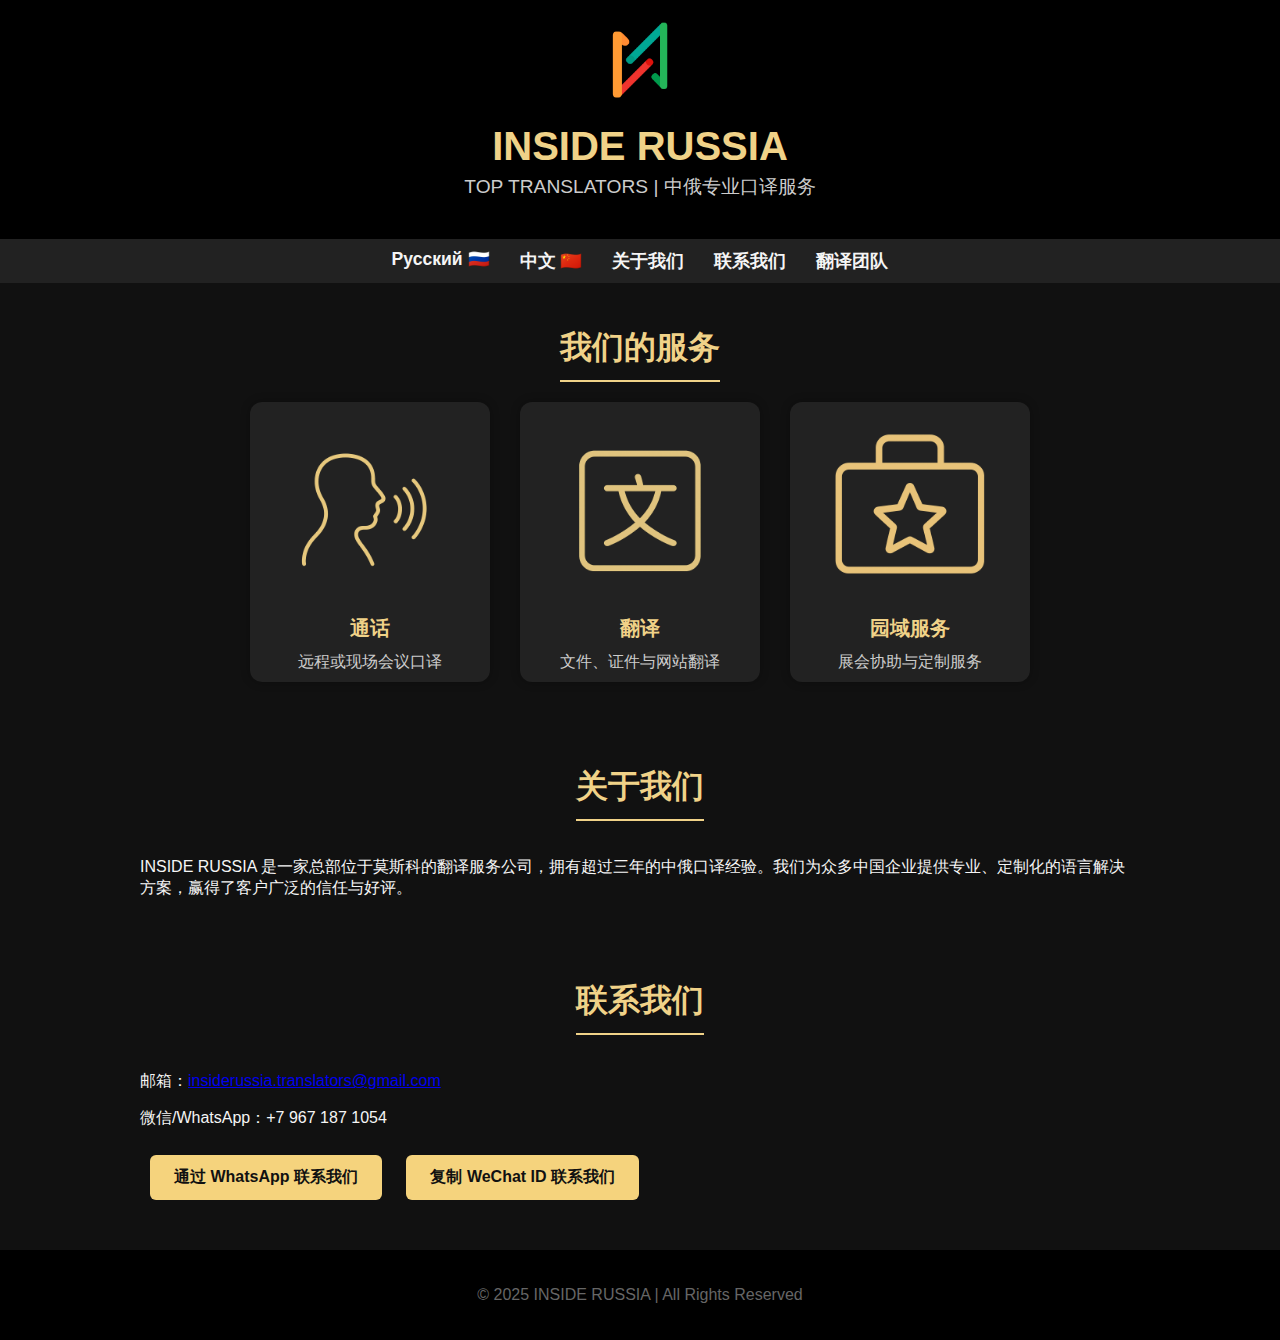
<file: index.html>
<!DOCTYPE html>
<html lang="zh">
<head>
  <meta charset="UTF-8">
  <meta name="viewport" content="width=device-width, initial-scale=1.0">
  <title>INSIDE RUSSIA | Top Translators</title>
  <link rel="icon" type="image/png" href="favicon.ico.png">
  <style>
    body {
      font-family: 'Helvetica Neue', sans-serif;
      margin: 0;
      padding: 0;
      background-color: #111;
      color: #f5f5f5;
    }
    header {
      text-align: center;
      padding: 20px;
      background-color: #000;
    }
    header img {
      width: 80px;
      margin-bottom: 10px;
    }
    header h1 {
      color: #f0d288;
      margin: 10px 0 0 0;
      font-size: 2.5rem;
    }
    header p {
      color: #ccc;
      margin-top: 5px;
      font-size: 1.2rem;
    }
    nav {
      display: flex;
      justify-content: center;
      background-color: #222;
      padding: 10px;
      flex-wrap: wrap;
    }
    nav a {
      color: #f5f5f5;
      margin: 0 15px;
      text-decoration: none;
      font-weight: bold;
      font-size: 1.1rem;
    }
    nav a:hover {
      background-color: #f0d288;
      color: #111;
      padding: 5px 10px;
      border-radius: 6px;
    }
    section {
      max-width: 1000px;
      margin: 40px auto;
      padding: 0 20px;
    }
    h2 {
      color: #f0d288;
      border-bottom: 2px solid #f0d288;
      padding-bottom: 5px;
      font-size: 1.8rem;
    }
    .btn {
      background-color: #f5d37d;
      color: #111;
      padding: 12px 24px;
      margin: 10px;
      text-decoration: none;
      font-weight: bold;
      border-radius: 6px;
      display: inline-block;
    }
    footer {
      background-color: #000;
      text-align: center;
      padding: 20px;
      color: #666;
      margin-top: 40px;
    }
.services {
  padding: 3px 20px;
  max-width: 1200px;
  margin: 0 auto;
  text-align: center;
}

.service-cards {
  display: flex;
  justify-content: center;
  gap: 40px;
  flex-wrap: wrap;
}

.service-card {
  background-color: #222;
  padding: 30px 20px;
  border-radius: 16px;
  width: 250px;
  text-align: center;
  transition: transform 0.3s;
}

.service-card:hover {
  transform: translateY(-5px);
}

.service-card img {
  width: 200px;
  height: 200px;
  margin-bottom: 4px;
}

.service-card .title {
  font-size: 1.25rem;
  color: #f0d288;
  margin-bottom: 8px;
  font-weight: bold;
}

.service-card .desc {
  font-size: 1rem;
  color: #ccc;
  line-height: 1.5;
}

.service-cards {
  display: flex;
  justify-content: center;
  gap: 30px;
  flex-wrap: wrap;
}

.service-card {
  background-color: #222;
  padding: 30px;
  border-radius: 12px;
  width: 180px;
  height: 220px;
  box-shadow: 0 0 10px rgba(0,0,0,0.3);
  display: flex;
  flex-direction: column;
  align-items: center;
  justify-content: center;
}

.service-card p {
  font-size: 1.2rem;
  color: #f0d288;
  margin: 0;
}
  section h2 {
  font-size: 2rem;
  color: #f0d288;
  margin: 40px 0 20px 0;
  padding-bottom: 10px;
  border-bottom: 2px solid #f0d288;
  display: inline-block;
  text-align: center;
}

  </style>
</head>
<body>

<header>
  <img src="logo.png" alt="Inside Russia Logo">
  <h1>INSIDE RUSSIA</h1>
  <p>TOP TRANSLATORS | 中俄专业口译服务</p>
</header>

<nav>
  <a href="index-ru.html">Русский 🇷🇺</a>
  <a href="index.html">中文 🇨🇳</a>
  <a href="#about">关于我们</a>
  <a href="#contact">联系我们</a>
  <a href="team.html">翻译团队</a>
</nav>
  <section class="services">
  <h2>我们的服务</h2>
  <div class="service-cards">
    <div class="service-card">
      <img src="icon-interpretation.png" alt="通话">
      <div class="title">通话</div>
      <div class="desc">远程或现场会议口译</div>
    </div>
    <div class="service-card">
      <img src="icon-translation.png" alt="翻译">
      <div class="title">翻译</div>
      <div class="desc">文件、证件与网站翻译</div>
    </div>
    <div class="service-card">
      <img src="icon-special.png" alt="园域服务">
      <div class="title">园域服务</div>
      <div class="desc">展会协助与定制服务</div>
    </div>
  </div>
</section>

<section id="about">
 <div style="text-align: center;">
  <h2>关于我们</h2>
</div>
  <p>INSIDE RUSSIA 是一家总部位于莫斯科的翻译服务公司，拥有超过三年的中俄口译经验。我们为众多中国企业提供专业、定制化的语言解决方案，赢得了客户广泛的信任与好评。</p>
</section>

<section id="contact">
  <div style="text-align: center;">
  <h2>联系我们</h2>
    </div>
  <p>邮箱：<a href="mailto:insiderussia.translators@gmail.com">insiderussia.translators@gmail.com</a></p>
  <p>微信/WhatsApp：+7 967 187 1054</p>
  <a href="https://wa.me/79671871054" class="btn" target="_blank">通过 WhatsApp 联系我们</a>
  <a href="#" onclick="copyWeChatID()" class="btn">复制 WeChat ID 联系我们</a>
  <span id="copied" style="color: #ccc; margin-left: 10px; display: none;">已复制！</span>
</section>

<footer>
  <p>&copy; 2025 INSIDE RUSSIA | All Rights Reserved</p>
</footer>

<script>
  function copyWeChatID() {
    const tempInput = document.createElement("input");
    tempInput.value = "wxid_eubdi0uyuk8e12";
    document.body.appendChild(tempInput);
    tempInput.select();
    document.execCommand("copy");
    document.body.removeChild(tempInput);
    document.getElementById("copied").style.display = "inline";
    setTimeout(() => {
      document.getElementById("copied").style.display = "none";
    }, 2000);
  }
</script>

</body>
</html>
</file>
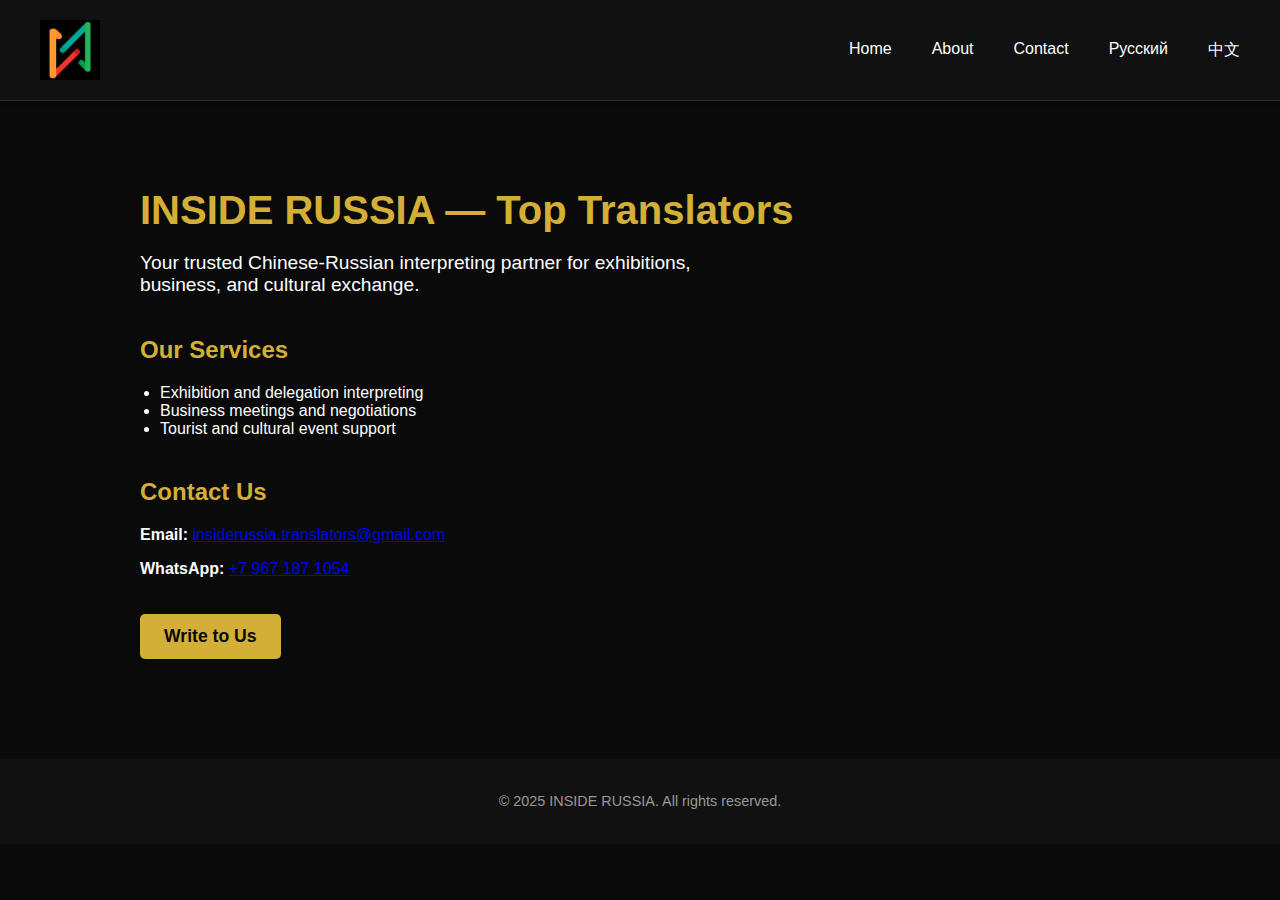
<file: iindex.html>
<!DOCTYPE html>
<html lang="en">
<head>
  <meta charset="UTF-8" />
  <meta name="viewport" content="width=device-width, initial-scale=1.0" />
  <meta name="description" content="Top Chinese-Russian interpreting services for exhibitions and business." />
  <title>Inside Russia — Top Translators</title>
  <link rel="stylesheet" href="style.css" />
  <link rel="icon" href="favicon.ico" type="image/x-icon">
  <style>
    body {
      margin: 0;
      font-family: 'Segoe UI', sans-serif;
      background-color: #0a0a0a;
      color: #fefefe;
    }
    header {
      background-color: #111;
      padding: 20px 40px;
      display: flex;
      justify-content: space-between;
      align-items: center;
      border-bottom: 1px solid #2c2c2c;
    }
    header .logo {
      height: 60px;
    }
    nav ul {
      list-style: none;
      display: flex;
      gap: 20px;
    }
    nav a {
      color: #fefefe;
      text-decoration: none;
      font-weight: 500;
      transition: color 0.3s ease;
    }
    nav a:hover {
      color: #d4af37;
    }
    main {
      padding: 60px 40px;
      max-width: 1000px;
      margin: auto;
    }
    .hero h1 {
      font-size: 2.5rem;
      color: #d4af37;
      margin-bottom: 10px;
    }
    .hero p {
      font-size: 1.2rem;
      max-width: 600px;
    }
    .services h2,
    .contact h2 {
      color: #d4af37;
      margin-top: 40px;
    }
    .services ul {
      padding-left: 20px;
    }
    .btn {
      display: inline-block;
      margin-top: 20px;
      padding: 12px 24px;
      background-color: #d4af37;
      color: #0a0a0a;
      text-decoration: none;
      font-weight: bold;
      border-radius: 5px;
    }
    footer {
      background-color: #111;
      text-align: center;
      padding: 20px;
      font-size: 0.9rem;
      color: #999;
      margin-top: 40px;
    }
  </style>
</head>
<body>
  <header>
    <img src="logo.png" alt="Inside Russia Logo" class="logo">
    <nav>
      <ul>
        <li><a href="index.html">Home</a></li>
        <li><a href="about.html">About</a></li>
        <li><a href="contact.html">Contact</a></li>
        <li><a href="#" onclick="switchLanguage('ru')">Русский</a></li>
        <li><a href="#" onclick="switchLanguage('zh')">中文</a></li>
      </ul>
    </nav>
  </header>

  <main>
    <section class="hero">
      <h1>INSIDE RUSSIA — Top Translators</h1>
      <p>Your trusted Chinese-Russian interpreting partner for exhibitions, business, and cultural exchange.</p>
    </section>

    <section class="services">
      <h2>Our Services</h2>
      <ul>
        <li>Exhibition and delegation interpreting</li>
        <li>Business meetings and negotiations</li>
        <li>Tourist and cultural event support</li>
      </ul>
    </section>

    <section class="contact">
      <h2>Contact Us</h2>
      <p><strong>Email:</strong> <a href="mailto:insiderussia.translators@gmail.com">insiderussia.translators@gmail.com</a></p>
      <p><strong>WhatsApp:</strong> <a href="https://wa.me/79671871054">+7 967 187 1054</a></p>
      <a href="contact.html" class="btn">Write to Us</a>
    </section>
  </main>

  <footer>
    <p>&copy; 2025 INSIDE RUSSIA. All rights reserved.</p>
  </footer>

  <script>
    function switchLanguage(lang) {
      if (lang === 'ru') window.location.href = 'index-ru.html';
      if (lang === 'zh') window.location.href = 'index-zh.html';
    }
  </script>
</body>
</html>
</file>
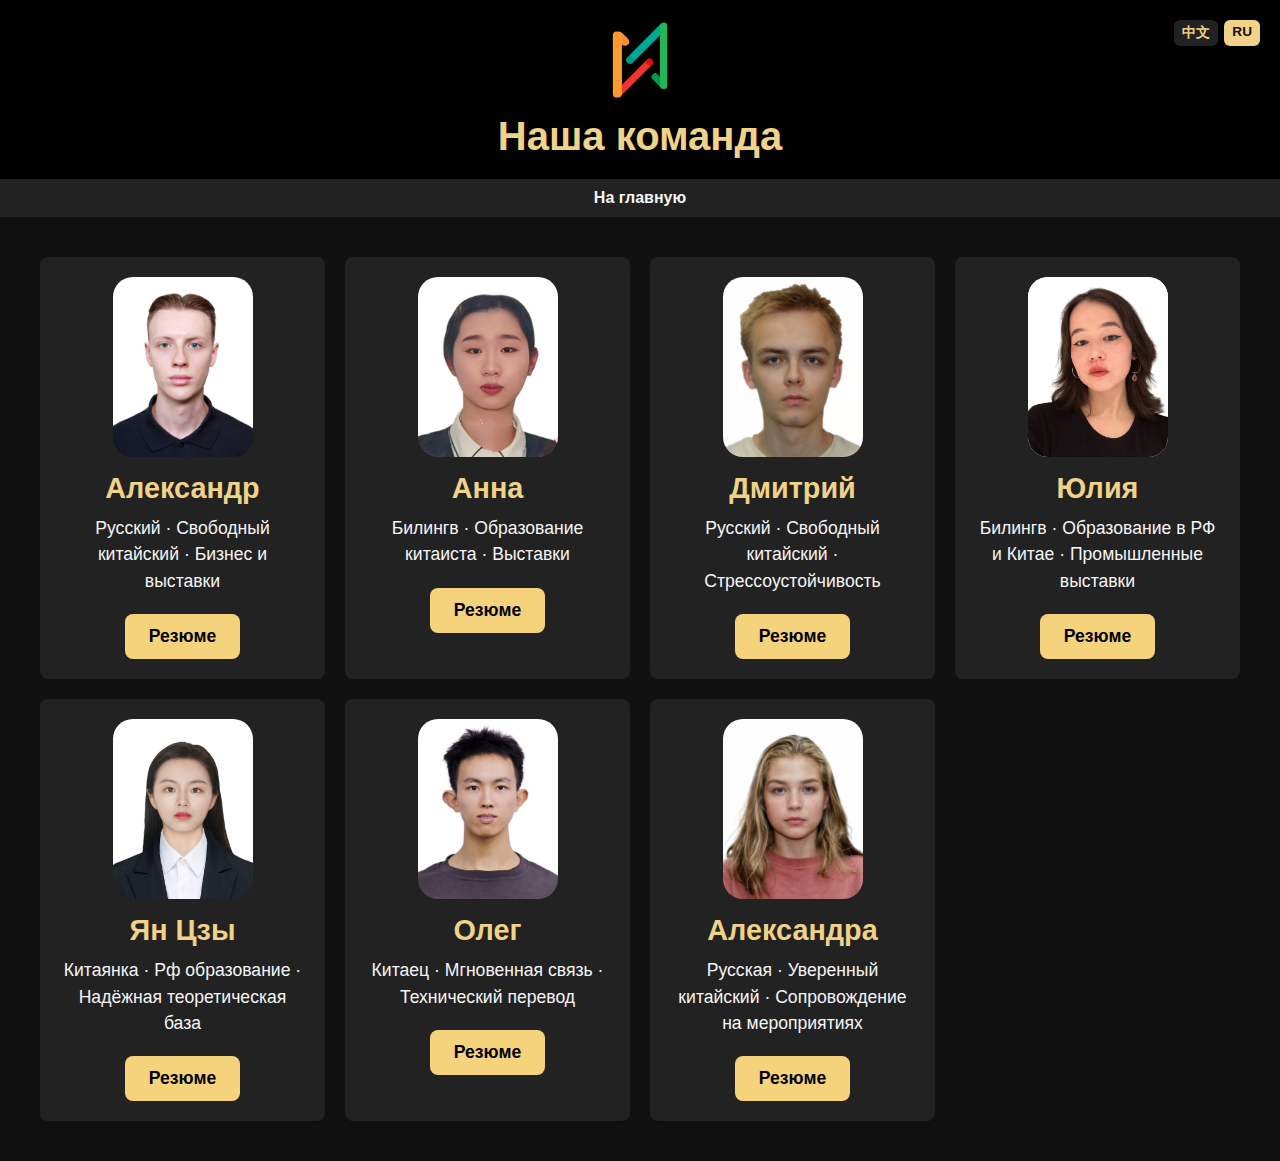
<file: team-ru.html>
<!DOCTYPE html> 
<html lang="ru">
<head>
  <meta charset="UTF-8">
  <meta name="viewport" content="width=device-width, initial-scale=1.0">
  <title>Наша команда | INSIDE RUSSIA</title>
  <link rel="icon" type="image/png" href="favicon.ico.png">
  
  <style>
    body {
      font-family: 'Helvetica Neue', sans-serif;
      background-color: #111;
      margin: 0;
      padding: 0;
      color: #f5f5f5;
    }
    header {
      background-color: #000;
      padding: 20px;
      text-align: center;
    }
    header img {
      width: 80px;
      height: auto;
      margin-bottom: 10px;
    }
    header h1 {
      margin: 0;
      color: #f0d288;
      font-size: 2.5rem;
    }
    nav {
      display: flex;
      justify-content: center;
      background-color: #222;
      padding: 10px;
    }
    nav a {
      color: #f5f5f5;
      margin: 0 15px;
      text-decoration: none;
      font-weight: bold;
    }
    .team-section {
      max-width: 1200px;
      margin: 40px auto;
      padding: 0 20px;
      display: grid;
      grid-template-columns: repeat(auto-fit, minmax(250px, 1fr));
      gap: 20px;
    }
    .translator-card {
      background-color: #222;
      padding: 20px;
      border-radius: 8px;
      text-align: center;
      transition: transform 0.3s;
    }
    .translator-card:hover {
      transform: translateY(-5px);
    }
    .translator-photo {
      width: 140px;
      height: 180px;
      object-fit: cover;
      border-radius: 20px;
      margin: 0 auto 15px;
      display: block;
      background-color: #fff;
    }
    .translator-card h2 {
      margin-top: 10px;
      margin-bottom: 10px;
      color: #f0d288;
      font-size: 1.8rem;
    }
    .translator-card p {
      font-size: 1.1rem;
      margin: 10px 0 20px;
      line-height: 1.5;
    }
    .btn {
      background-color: #f5d37d;
      color: #000;
      text-decoration: none;
      padding: 12px 24px;
      border-radius: 8px;
      font-weight: bold;
      font-size: 1.1rem;
      display: inline-block;
      transition: background-color 0.3s, transform 0.3s;
    }
    .btn:hover {
      background-color: #e6c24d;
      transform: translateY(-2px);
    }
    .lang-switch {
  position: absolute;
  top: 20px;
  right: 20px;
  display: flex;
  gap: 6px;
  z-index: 999;
}

.lang-btn {
  background-color: #222;
  color: #f0d288;
  padding: 4px 8px;
  font-size: 0.85rem;
  border-radius: 6px;
  font-weight: bold;
  text-decoration: none;
  transition: 0.3s ease;
}

.lang-btn:hover {
  background-color: #f0d288;
  color: #111;
}

.lang-btn.active {
  background-color: #f0d288;
  color: #111;
}

@media screen and (max-width: 600px) {
  .lang-switch {
    top: 15px;
    right: 12px;
  }

  .lang-btn {
    font-size: 0.8rem;
    padding: 3px 6px;
  }
}
  </style>
</head>

<body>

<header>
  <div class="lang-switch">
  <a href="team.html" class="lang-btn zh">中文</a>
  <a href="team-ru.html" class="lang-btn ru active">RU</a>
</div>
  <img src="logo.png" alt="Логотип Inside Russia">
  <h1>Наша команда</h1>
</header>

<nav>
  <a href="index-ru.html">На главную</a>
</nav>

<section class="team-section">
  <div class="translator-card">
    <img src="alexandr.JPG" alt="Александр" class="translator-photo">
    <h2>Александр</h2>
    <p>Русский · Свободный китайский · Бизнес и выставки</p>
    <a href="alexander_resume.pdf" target="_blank" class="btn">Резюме</a>
  </div>

    <div class="translator-card">
    <img src="王忆欧.jpg" alt="王忆欧" class="translator-photo">
    <h2>Анна</h2>
    <p>Билингв · Образование китаиста · Выставки</p>
    <a href="王忆欧_resume.pdf" target="_blank" class="btn">Резюме</a>
  </div>

   <div class="translator-card">
    <img src="wenbin.png" alt="Ду Вэньбинь" class="translator-photo">
    <h2>Дмитрий</h2>
    <p>Русский · Свободный китайский · Стрессоустойчивость</p>
    <a href="du_resume.pdf" target="_blank" class="btn">Резюме</a>
  </div>

   <div class="translator-card">
    <img src="luya.png" alt="Тянь Луя" class="translator-photo">
    <h2>Юлия</h2>
    <p>Билингв · Образование в РФ и Китае · Промышленные выставки</p>
    <a href="tian_resume.pdf" target="_blank" class="btn">Резюме</a>
  </div>

  <div class="translator-card">
    <img src="yangz.JPG" alt="Ян Цзы" class="translator-photo">
    <h2>Ян Цзы</h2>
    <p>Китаянка · Рф образование · Надёжная теоретическая база</p>
    <a href="yang_resume.pdf" target="_blank" class="btn">Резюме</a>
  </div>
  
<div class="translator-card">
    <img src="王祥俊.jpg" alt="王祥俊" class="translator-photo">
    <h2>Олег</h2>
    <p>Китаец · Мгновенная связь · Технический перевод</p>
    <a href="简历 王祥俊.pdf" target="_blank" class="btn">Резюме</a>
  </div>
  
  <div class="translator-card">
    <img src="sasha.png" alt="Саша" class="translator-photo">
    <h2>Александра</h2>
    <p>Русская · Уверенный китайский · Сопровождение на мероприятиях</p>
    <a href="sasha_resume.pdf" target="_blank" class="btn">Резюме</a>
  </div>
</section>

</body>
</html>
</file>
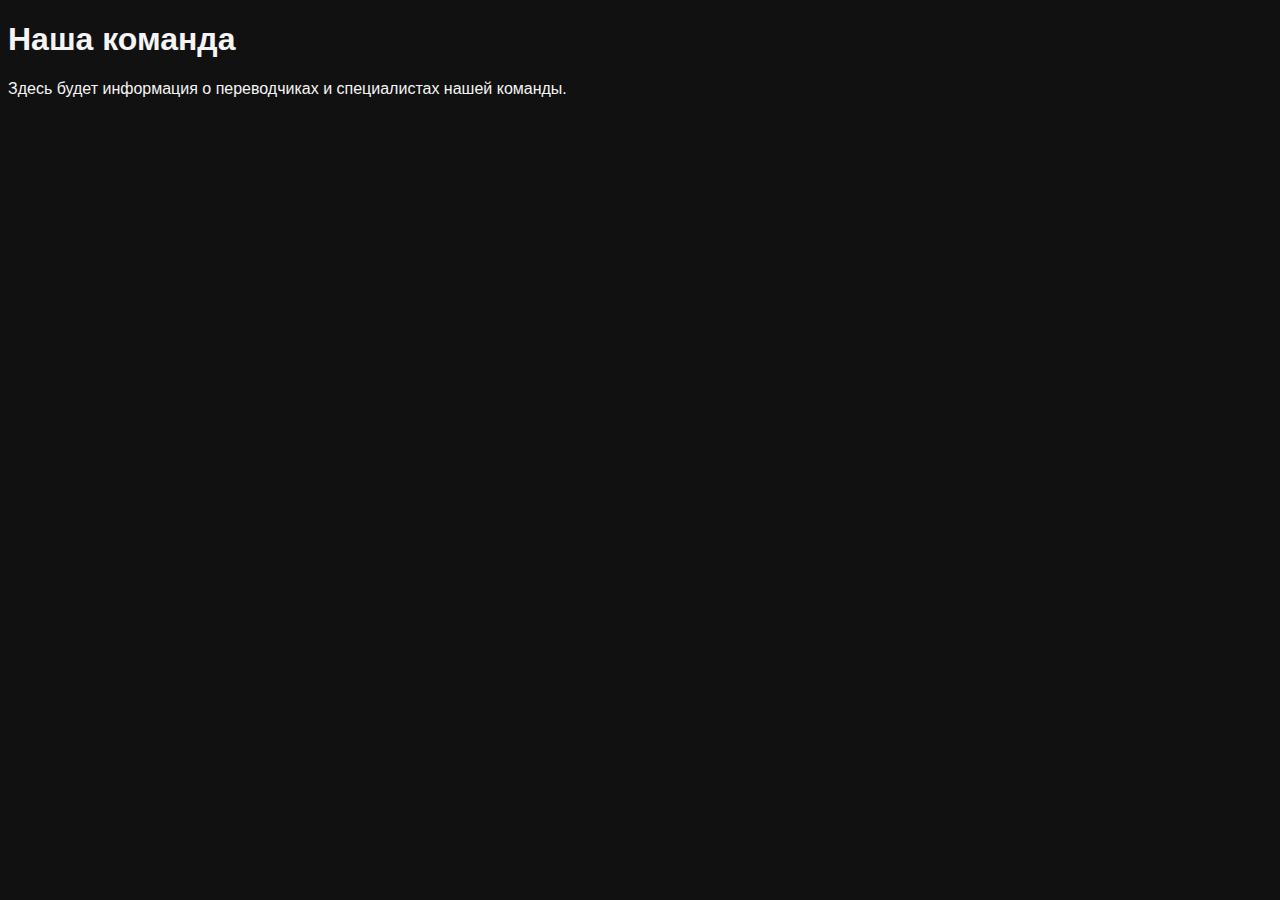
<file: team_ru.html>
<!DOCTYPE html>
<html lang="ru">
<head>
  <meta charset="UTF-8">
  <title>Наша команда | INSIDE RUSSIA</title>
</head>
<body style="background-color:#111; color:#f5f5f5; font-family:sans-serif;">
  <h1>Наша команда</h1>
  <p>Здесь будет информация о переводчиках и специалистах нашей команды.</p>
</body>
</html>
</file>
<file: style.css>
body {
  margin: 0;
  font-family: 'Segoe UI', sans-serif;
  background-color: #fefefe;
  color: #222;
}
header {
  background-color: white;
  padding: 15px 40px;
  display: flex;
  justify-content: space-between;
  align-items: center;
  box-shadow: 0 2px 5px rgba(0,0,0,0.1);
}
header img {
  height: 50px;
}
nav a {
  margin-left: 20px;
  text-decoration: none;
  color: #333;
  font-weight: 500;
}
main {
  padding: 60px 40px;
  max-width: 800px;
  margin: auto;
}
h1 {
  color: #b58900;
  font-size: 2.2rem;
  margin-bottom: 20px;
}
.service-cards {
  display: flex;
  justify-content: center;
  gap: 30px;
  margin-top: 40px;
}

.service-card {
  background-color: #111;
  border: 1px solid #f0d288;
  border-radius: 12px;
  width: 160px;
  padding: 20px;
  text-align: center;
}

.service-icon {
  width: 80px;
  height: 80px;
  object-fit: contain;
  margin-bottom: 15px;
}

.service-card p {
  margin: 4px 0;
  color: #f0d288;
  font-size: 18px;
  font-weight: 500;
}

.service-card .small {
  font-size: 14px;
  color: #f0d288;
  opacity: 0.9;
}

.btn {
  display: inline-block;
  padding: 10px 20px;
  background-color: #b58900;
  color: white;
  text-decoration: none;
  border-radius: 5px;
  margin-top: 20px;
}
footer {
  background-color: #111;
  color: #ccc;
  text-align: center;
  padding: 15px 0;
  font-size: 0.9rem;
}
.translator-card {
  background-color: #222;
  padding: 20px;
  width: 280px;
  text-align: center;
  border-radius: 15px;
  margin: 20px;
  transition: transform 0.3s;
}

.translator-card:hover {
  transform: translateY(-5px);
}

.translator-photo {
  width: 140px;
  height: 180px;
  object-fit: cover;
  border-radius: 20px;
  margin: 0 auto 15px auto;
  display: block;
  background-color: #fff;
}

.translator-card h2 {
  color: #f0d288;
  font-size: 1.8rem;
  margin: 10px 0;
}

.translator-card p {
  font-size: 1.1rem;
  margin: 10px 0 20px;
  line-height: 1.5;
}

.btn {
  background-color: #f5d37d;
  color: #000;
  text-decoration: none;
  padding: 12px 24px;
  border-radius: 8px;
  font-weight: bold;
  font-size: 1.1rem;
  display: inline-block;
}
</file>
